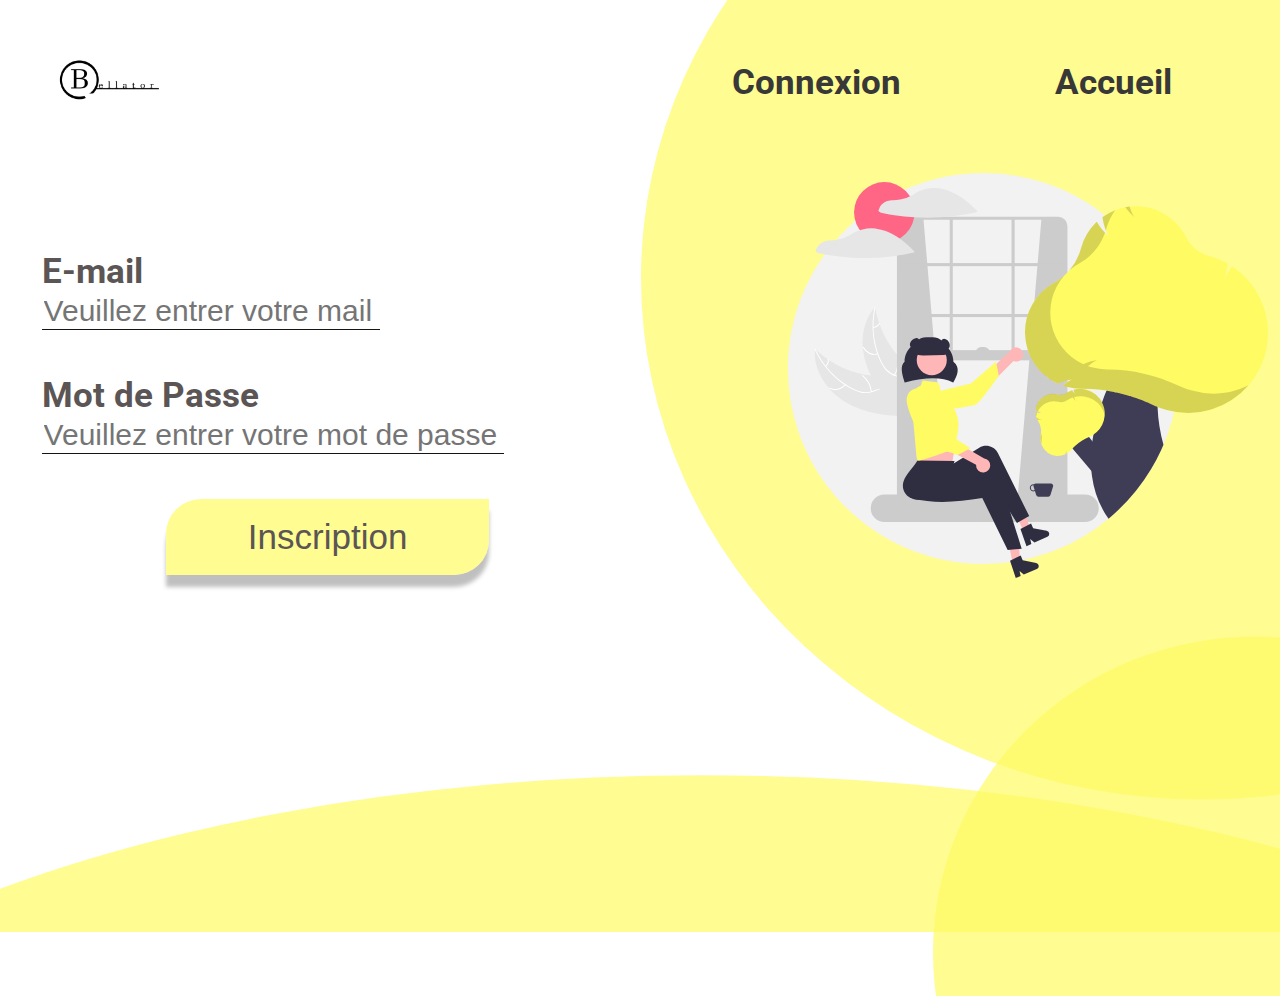
<file: index.html>
<!DOCTYPE html>
<html lang="fr">
  <head>
    <meta charset="utf-8">
    <meta name="viewport" content="width=device-width, initial-scale=1.0">
    <link rel="icon" type="image/png" href="image/Logo/favicon.ico">
    <link rel="stylesheet" href="css/styles.css">
    <title>Inscription</title>
  </head>
  <body>
    <div class="main-container">
      <div class="header">
        <img src="image/Logo/Bellator_long.svg" alt="" class="header-logo">
        <nav  class="header-nav">
          <ul>
            <li class="header-link"><a href="connexion.html">Connexion</a></li>
            <li class="header-link"><a href="Accueil.html">Accueil</a></li>
          </ul>
        </nav>
      </div>
      <div class="signup-container">
        <form class="signup-form" action="" method="post">
          <label for="email">E-mail</label>
          <br>
          <input type="email" name="email" placeholder="Veuillez entrer votre mail" class="input-email">
          <br>
          <label for="password">Mot de Passe</label>
          <br>
          <input type="password" name="password" placeholder="Veuillez entrer votre mot de passe" class="input-password">
          <br>
          <button type="submit" name="button" class="signup-form-btn">Inscription</button>
        </form>
      </div>
      <img src="image/Ellipse-Inscription/Ellipse-bottom.svg" alt="" class="ellipse-bottom">
      <img src="image/Ellipse-Inscription/Ellipse-right-top.svg" alt="" class="ellipse-right-top">
      <img src="image/Ellipse-Inscription/Ellipse-right-bottom.svg" alt="" class="ellipse-right-bottom">
      <img src="image/undraw_Welcome.svg" alt="" class="logo-welcome">
      <img src="image/Ellipse-Inscription/Ellipse_bottom_left-smallview.svg" alt="" class="ellipse-bl-smallview">
      <img src="image/Ellipse-Inscription/Ellipse_bottom_right-smallview.svg" alt="" class="ellipse-br-smallview">
    </div>

  </body>
</html>
</file>
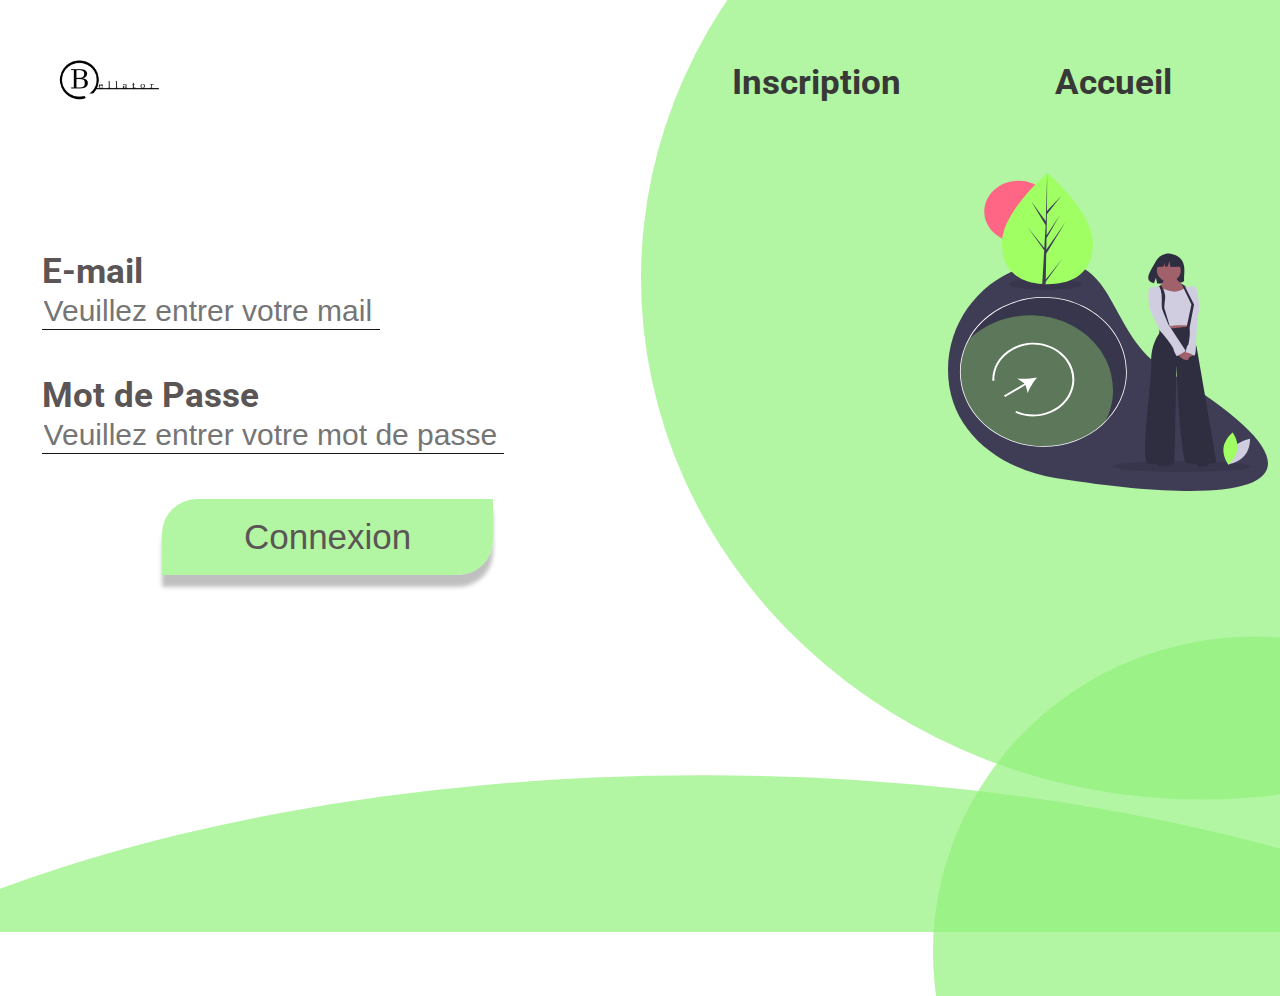
<file: connexion.html>
<!DOCTYPE html>
<html lang="fr">
  <head>
    <meta charset="utf-8">
    <meta name="viewport" content="width=device-width, initial-scale=1.0">
    <link rel="icon" type="image/png" href="image/Logo/favicon.ico">
    <link rel="stylesheet" href="css/styles.css">
    <link rel="stylesheet" href="css/styles-green.css">
    <title>Connexion</title>
  </head>
  <body>
    <div class="main-container">
      <div class="header">
        <img src="image/Logo/Bellator_long.svg" alt="" class="header-logo">
        <nav  class="header-nav">
          <ul>
            <li class="header-link"><a href="index.html">Inscription</a></li>
            <li class="header-link"><a href="Accueil.html">Accueil</a></li>
          </ul>
        </nav>
      </div>
      <div class="signup-container">
        <form class="signup-form" action="" method="post">
          <label for="email">E-mail</label>
          <br>
          <input type="email" name="email" placeholder="Veuillez entrer votre mail" class="input-email">
          <br>
          <label for="password">Mot de Passe</label>
          <br>
          <input type="password" name="password" placeholder="Veuillez entrer votre mot de passe" class="input-password">
          <br>
          <button type="submit" name="button" class="signup-form-btn green">Connexion</button>
        </form>
      </div>
      <img src="image/Ellipse-Connexion/Ellipse_bottom.svg" alt="" class="ellipse-bottom">
      <img src="image/Ellipse-Connexion/Ellipse_right_top.svg" alt="" class="ellipse-right-top">
      <img src="image/Ellipse-Connexion/Ellipse_right_bottom.svg" alt="" class="ellipse-right-bottom">
      <img src="image/undraw_enter_uhqk 2.svg" alt="" class="logo-welcome">
      <img src="image/Ellipse-Connexion/Ellipse_bottom_left_smallview.svg" alt="" class="ellipse-bl-smallview">
      <img src="image/Ellipse-Connexion/Ellipse_bottom_right_smallview.svg" alt="" class="ellipse-br-smallview">
    </div>

  </body>
</html>
</file>
<file: css/styles.css>
/*
* Prefixed by https://autoprefixer.github.io
* PostCSS: v8.3.6,
* Autoprefixer: v10.3.1
* Browsers: last 4 version
*/

@import url('https://fonts.googleapis.com/css2?family=Roboto&display=swap');

:root {
  --yellow:rgba(255, 251, 99, 0.7);
  --gray:#383838;
  --light-gray:#5B5555;
  --very-dark-gray:#151514;
}

* {
  -webkit-box-sizing: border-box;
          box-sizing: border-box;
}

body {
  font-family: "Roboto", sans-serif;
  font-weight: 400;
  margin: 0px;
  padding: 2.5% 3.25%;
  overflow: hidden;
}

label {
  color: var(--light-gray);
  font-size: 35px;
  font-weight: 700;
}

input {
  color: var(--light-gray);
  background-color: transparent;
  font-size: 30px;
  border: none;
  border-bottom: 1px solid var(--very-dark-gray);
  line-height: 35px;
  margin-bottom: 45px;
}


.main-container {
  z-index: 1;
  position: relative;
  width: 100vw;
  height: 100vh;
}

.header {
  display: -webkit-box;
  display: -ms-flexbox;
  display: flex;
  -ms-flex-flow: nowrap;
      flex-flow: nowrap;
  -webkit-box-align: center;
      -ms-flex-align: center;
          align-items: center;
  -webkit-box-pack: justify;
      -ms-flex-pack: justify;
          justify-content: space-between;
  width: 100%;
  height: 100px;
}

.header-logo {
  float: left;
  margin: 0px;
  width: auto;
  height: inherit;
}

.header-nav {
  float: right;
}

.header-nav li {
  display: inline;
  margin-right: 150px;
}

.header-link {
  list-style-type: none;
}

.header-link a {
  text-decoration: none;
  color: var(--gray);
  font-weight: 700;
  font-size: 35px;
}

.header-link a:hover {
  cursor: pointer;
  text-decoration: underline;
}

.signup-container {
  width: 572px;
  z-index: 5;
  height: auto;
  margin-top: 119px;
}

.input-email {
  width: 338px;
}


.input-password {
  width: 462px;
}

.signup-form-btn {
  display: block;
  margin: 0px auto;
  background: rgba(255, 251, 99, 0.7);
  border: none;
  -webkit-box-shadow: 0px 12px 4px rgba(0, 0, 0, 0.25);
          box-shadow: 0px 12px 4px rgba(0, 0, 0, 0.25);
  border-radius: 35px 0px;
  color: var(--light-gray);
  font-size: 35px;
  padding: 18px 82px;
}

.signup-form-btn:hover {
  cursor: pointer;
  border: 1px var(--very-dark-gray) solid;
}

.ellipse-bottom {
  z-index: -1;
  width: 125%;
  height: 17.875%;
  position: absolute;
  bottom: 0%;
  left: -11.5%;
}

.ellipse-right-top {
  z-index: -1;
  width: 65.67%;
  height: 113.25%;
  position: absolute;
  top: -25%;
  right: -12.5%;
}

.ellipse-right-bottom {
  z-index: -1;
  width: 41%;
  height: 41%;
  position: absolute;
  right: -10.625%;
  bottom: -7.08%;
}

.logo-welcome {
  z-index: 0;
  position: absolute;
  width: 37.5%;
  top: 15.625%;
  right: 4.167%;
}

.ellipse-bl-smallview {
  display: none;
}

.ellipse-br-smallview {
  display: none;
}

@media only screen and (min-width:1350px) {
  .logo-welcome {
    width: 480px;
  }

}

@media only screen and (min-width:2500px) {

  label {
    font-size: 4.375em;
  }

  input {
    font-size: 3.75em;
    margin-bottom: 5.625%;
    border-bottom: 5px solid var(--very-dark-gray);
  }

  .header {
    height: 12.5%;
  }
  .header-logo {
    width: 20.4167%;
    height: auto;
  }
  .header-nav li {
    margin-right: 20vh;
  }

  .header-link a {
    font-size: 4.375em;
  }
  .logo-welcome {
    width: 37.5%;
  }

  .input-email {
    width: 50%;
  }

  .input-password {
    width: 50%;
  }

  .signup-container {
    width: 50%;
    height: auto;
    margin-top: 14.875%;
  }

  .signup-form-btn {
    font-size: 4.375em;
    padding: 2.25% 6.83%;
  }
  .signup-form-btn:hover {
    border: 5px var(--very-dark-gray) solid;
  }
}

@media only screen and (max-width:1100px) {

  label {
    font-size: 26px;
  }

  input {
    font-size: 22px;
    margin-bottom: 5.625%;
  }

  .input-email {
    width: 270px;
  }


  .input-password {
    width: 350px;
  }

  .header-nav li {
    margin-right: 10vh;
  }

  .header-link a {
    font-size: 26px;
  }

  .signup-form-btn {
    font-size: 26px;
    padding: 2.25% 6.83%;
  }

  .ellipse-bottom {
    height: 40.875%;
  }

  .ellipse-right-bottom {
    width: 54%;
    height: 54%;
    bottom: -2.08%;
  }

}

@media only screen and (max-width:860px) {

  label {
    margin-left: 21px;
    font-size: 20px;
  }

  input {
    margin-left: 21px;
    font-size: 20px;
  }

  body {
    padding-top: 0px;
    padding-left: 0px;
  }

  .main-container {
    overflow: hidden;
  }

  .header {
    flex-flow: column;
    align-items: stretch;
    background: #FFFB63;
    box-shadow: 0px 8px 4px rgba(0, 0, 0, 0.25);
    border-radius: 0px 0px 0px 225px;
  }

  .header-nav {
    position: absolute;
    top: 98px;
    right: 0px;
    width: 50.52%;
    background: #FFFFFF;
    box-shadow: 0px 8px 4px rgba(0, 0, 0, 0.25);
    border-radius: 0px 0px 0px 225px;
  }

  .header-nav ul {
    display: flex;
    flex-flow: nowrap;
    justify-content: space-around;
  }

  .header-logo {
    position: relative;
    top: -50px;
    height: 200px;
    margin: 0px auto 0px auto;
  }


  .header-nav li {
    margin-right: unset;
  }

  .header-link a {
    font-size: 15px;
  }

  .signup-container {
    width: auto;
    height: auto;
    margin-top: 119px;
  }

  .input-email {
    width: 270px;
  }


  .input-password {
    width: 350px;
    margin-bottom: 40px;
  }

  .signup-form-btn {
    font-size: 14px;
    padding: 8px 38px;
  }

  .logo-welcome {
    position: absolute;
    bottom: 50px;
    top: unset;
    left: 0px;
    right: 0px;
    width: 230px;
    margin: 60px auto 0px auto;
  }
  .ellipse-bottom {
    display: none;
  }

  .ellipse-right-top {
    display: none;
  }

  .ellipse-right-bottom {
    display: none;
  }

  .ellipse-bl-smallview {
    display: block;
    z-index: -1;
    width: 154.6%;
    height: 70.15%;
    position: absolute;
    top: 54.39%;
    left: -51.29%;
  }

  .ellipse-br-smallview {
    display: block;
    z-index: -1;
    width: 269.24%;
    height: 115.9%;
    position: absolute;
    top: 58.30%;
    right: 0%;
  }


}

@media only screen and (max-height:720px){
  .logo-welcome {
    bottom: 0px;
  }
}
</file>
<file: css/styles-green.css>
/*
* Prefixed by https://autoprefixer.github.io
* PostCSS: v8.3.6,
* Autoprefixer: v10.3.1
* Browsers: last 4 version
*/

@import url('https://fonts.googleapis.com/css2?family=Roboto&display=swap');

:root {
  --light-green:rgba(146, 241, 122, 0.7);
}

* {
  -webkit-box-sizing: border-box;
          box-sizing: border-box;
}


.green {
  background: var(--light-green);
}

.logo-welcome {
  width: 25%;
}

@media only screen and (min-width:1350px) {


}

@media only screen and (min-width:2500px) {


}

@media only screen and (max-width:1100px) {
  .logo-welcome {
    width: 37.5%;
  }

}

@media only screen and (max-width:860px) {
  .header {
    background-color: var(--light-green);
  }
  .logo-welcome {
    width: 38.5%;
  }

}

@media only screen and (max-height:720px){

}
</file>
